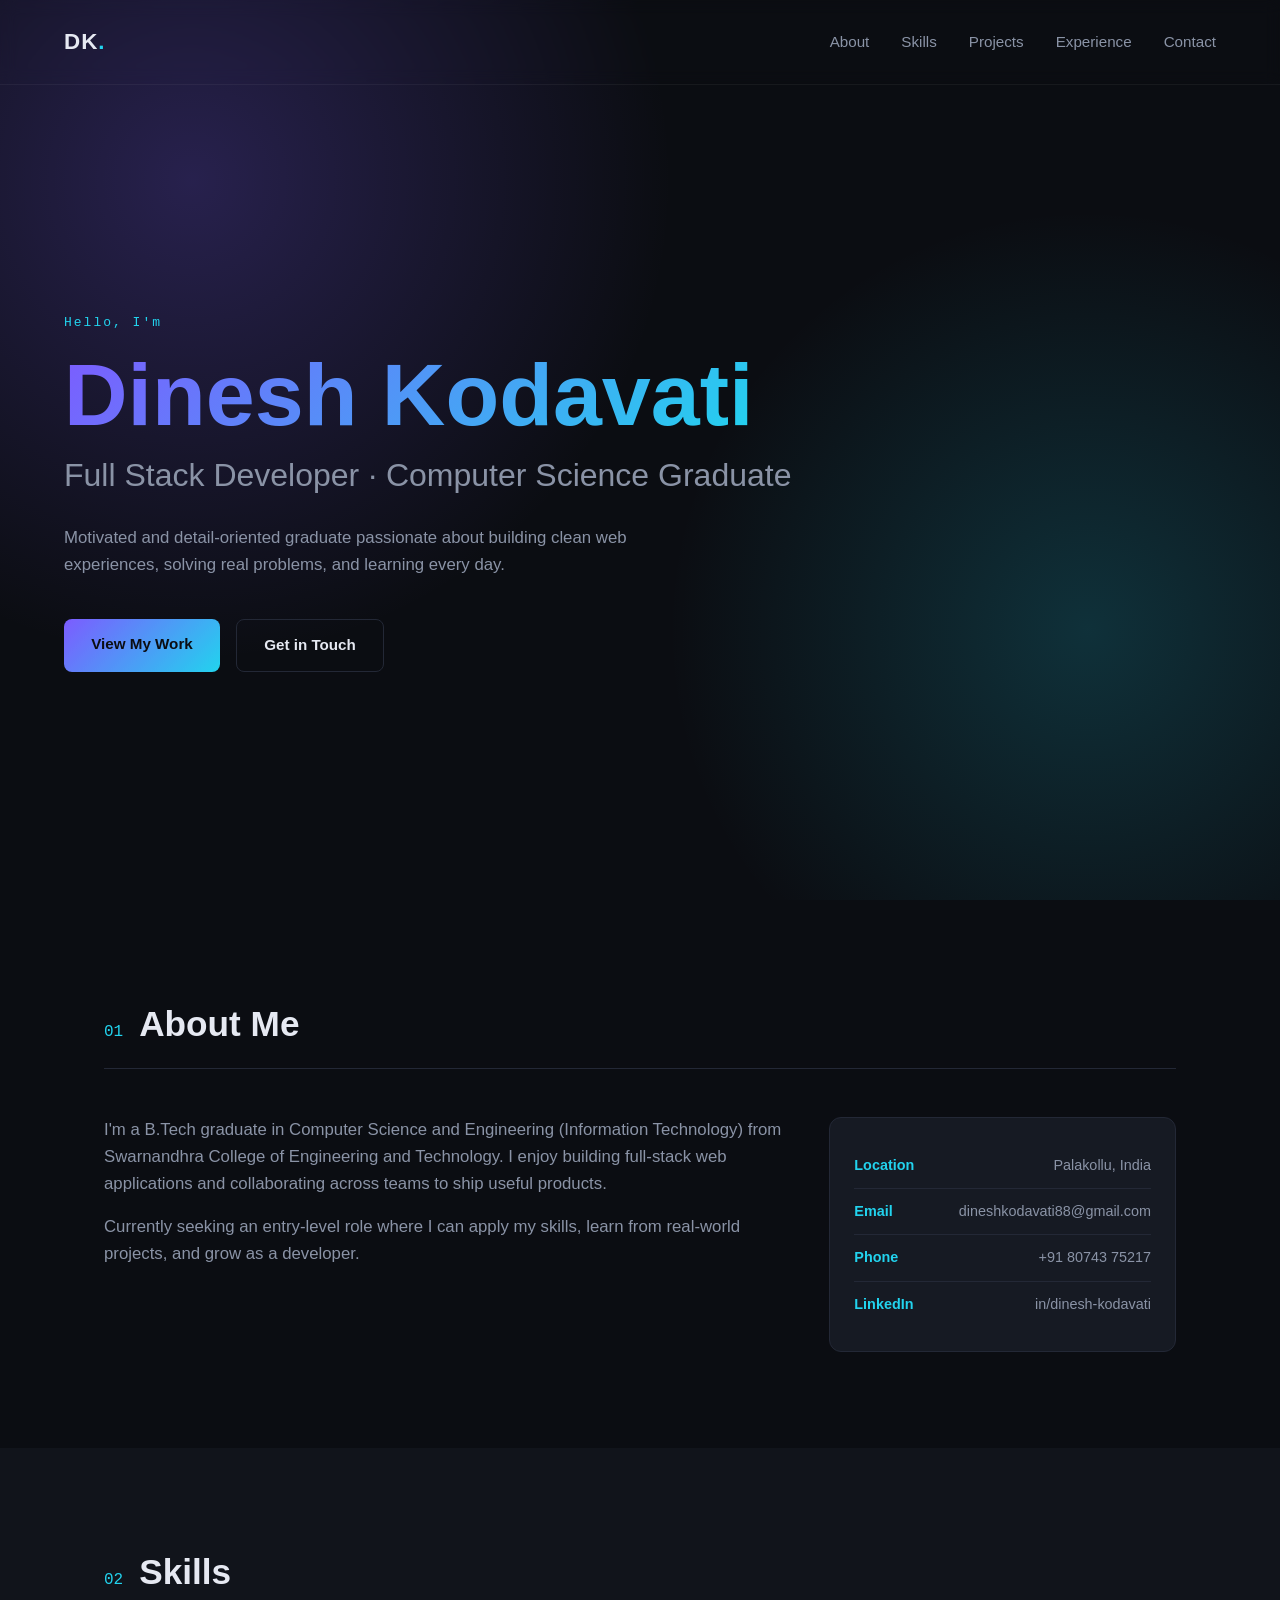
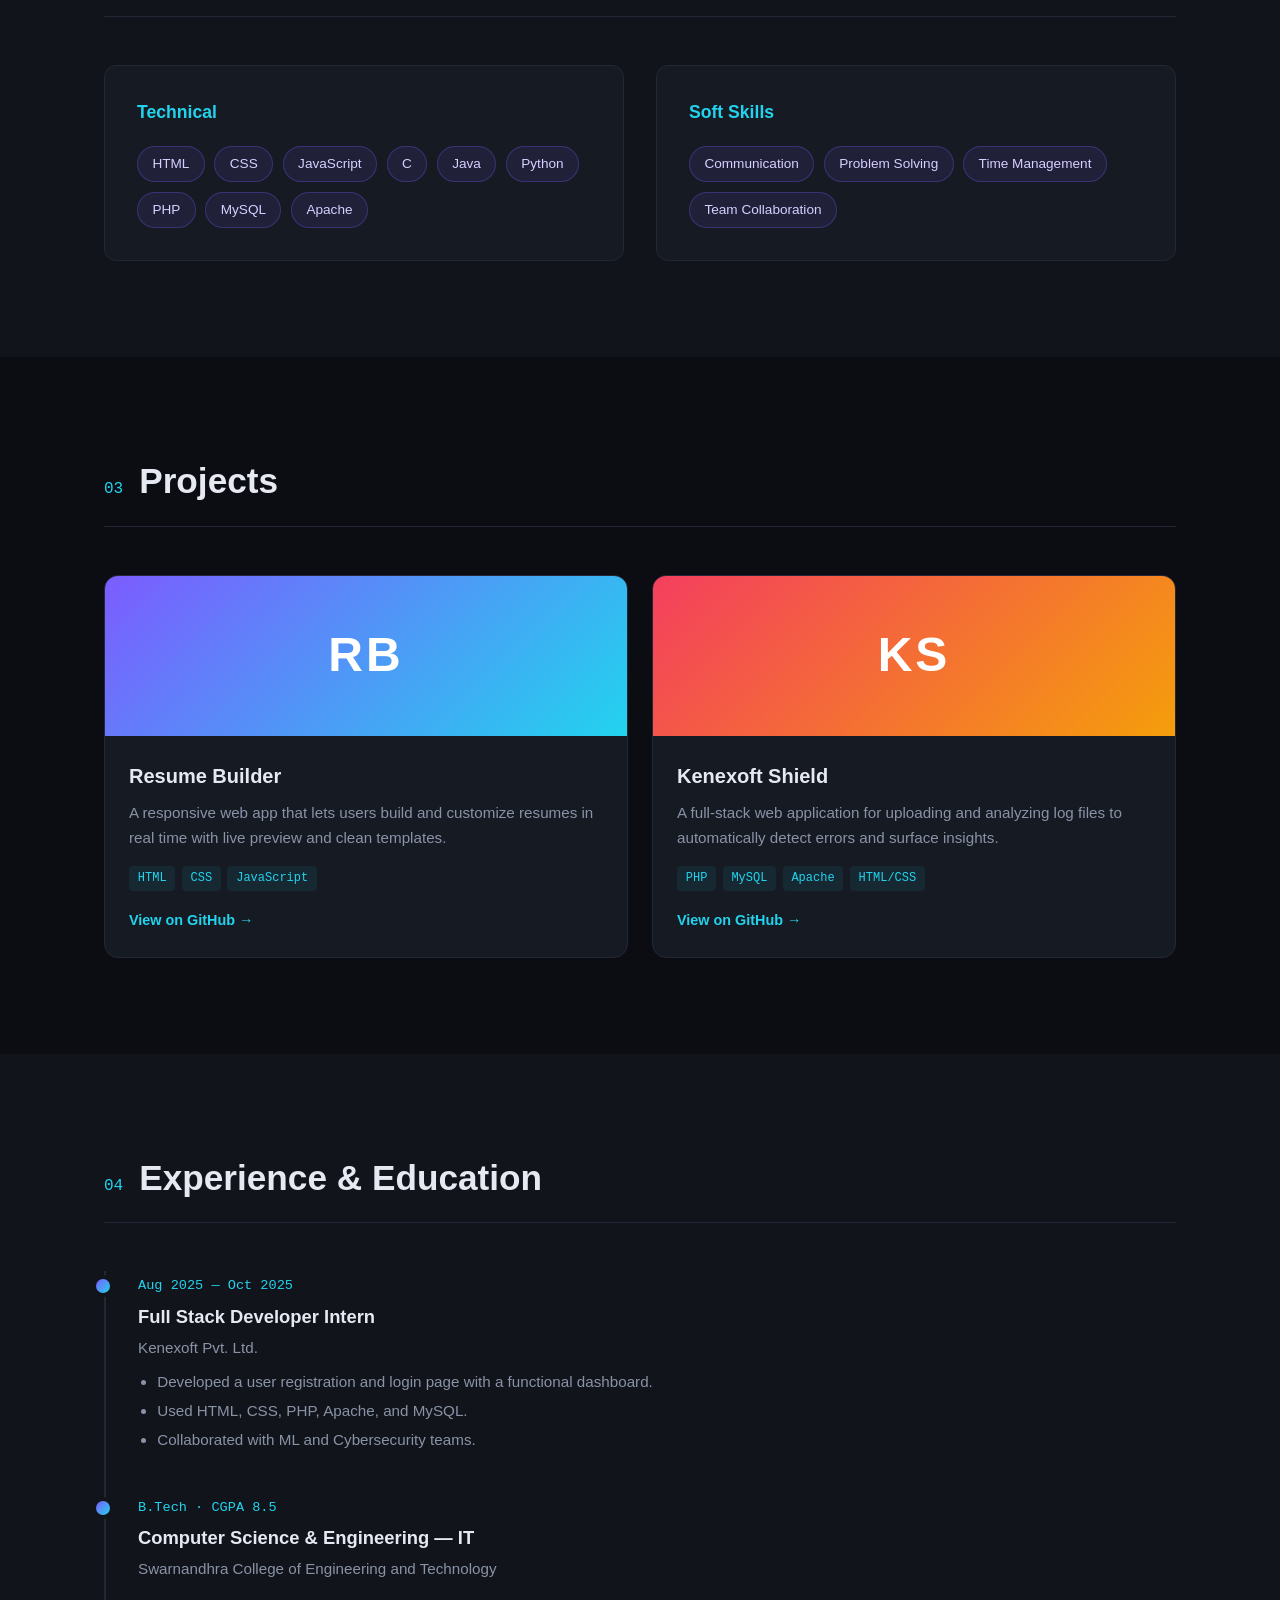
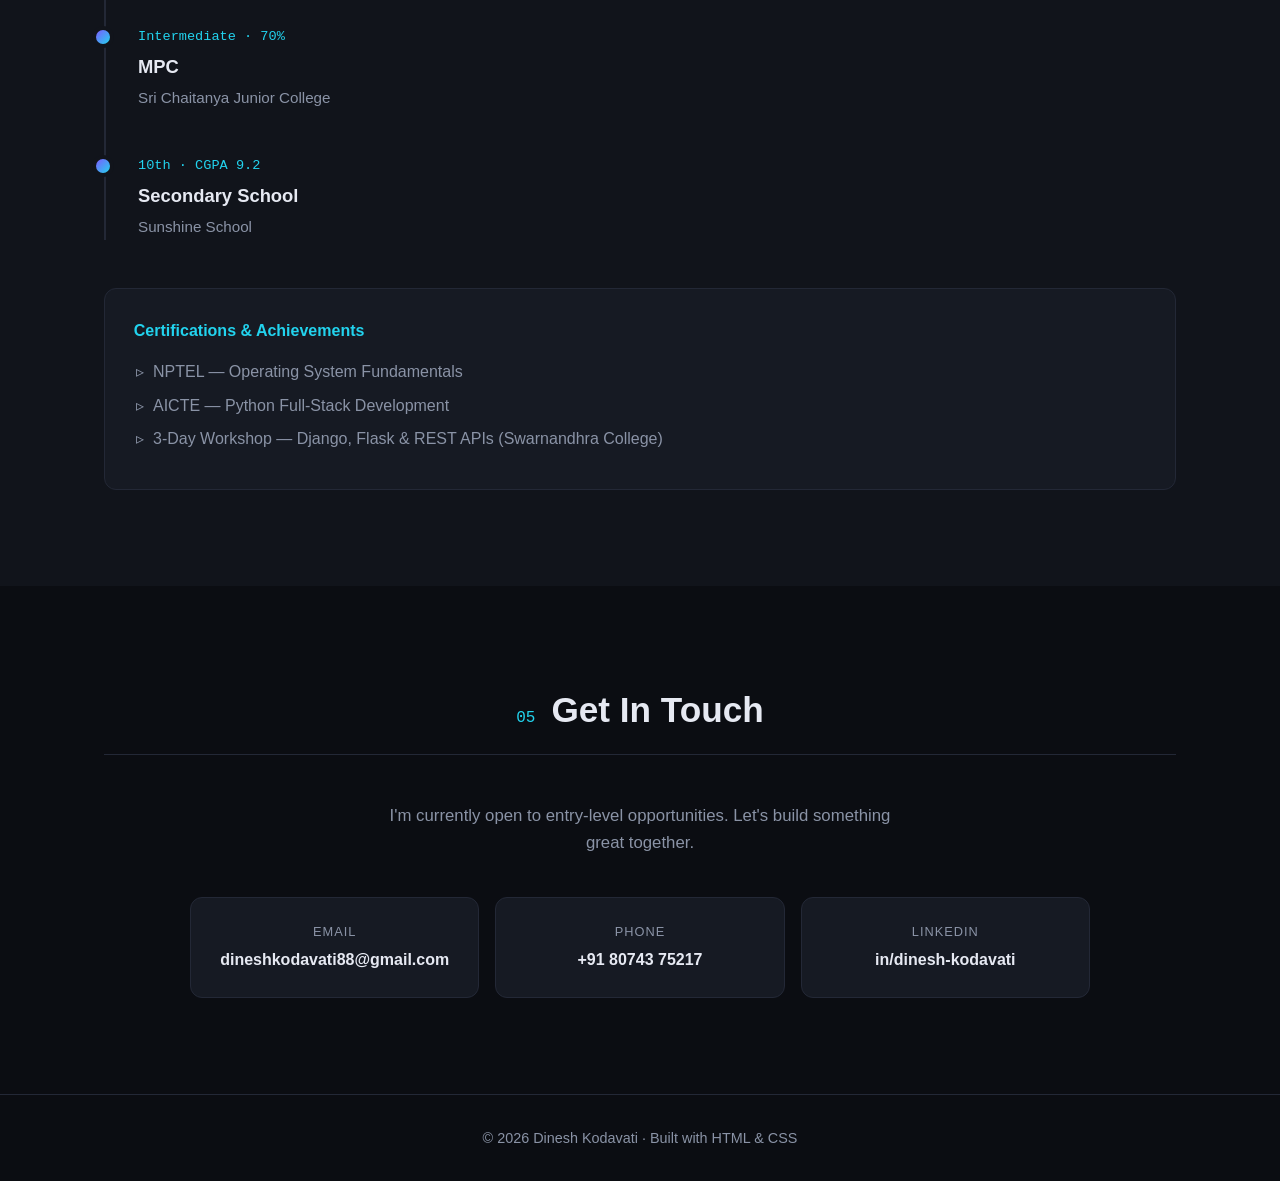
<file: index.html>
<!DOCTYPE html>
<html lang="en">
<head>
  <meta charset="UTF-8" />
  <meta name="viewport" content="width=device-width, initial-scale=1.0" />
  <title>Dinesh Kodavati — Portfolio</title>
  <link rel="stylesheet" href="index.css" />
</head>
<body>
  <header class="hero">
    <nav class="nav">
      <a href="#home" class="logo">DK<span>.</span></a>
      <ul>
        <li><a href="#about">About</a></li>
        <li><a href="#skills">Skills</a></li>
        <li><a href="#projects">Projects</a></li>
        <li><a href="#experience">Experience</a></li>
        <li><a href="#contact">Contact</a></li>
      </ul>
    </nav>

    <div class="hero-inner" id="home">
      <p class="eyebrow">Hello, I'm</p>
      <h1>Dinesh Kodavati</h1>
      <h2>Full Stack Developer · Computer Science Graduate</h2>
      <p class="tagline">
        Motivated and detail-oriented graduate passionate about building
        clean web experiences, solving real problems, and learning every day.
      </p>
      <div class="hero-cta">
        <a href="#projects" class="btn btn-primary">View My Work</a>
        <a href="#contact" class="btn btn-ghost">Get in Touch</a>
      </div>
    </div>

    <div class="hero-bg"></div>
  </header>

  <main>
    <!-- ABOUT -->
    <section id="about" class="section">
      <div class="section-head">
        <span class="section-num">01</span>
        <h3>About Me</h3>
      </div>
      <div class="about-grid">
        <div class="about-card">
          <p>
            I'm a B.Tech graduate in Computer Science and Engineering
            (Information Technology) from Swarnandhra College of Engineering
            and Technology. I enjoy building full-stack web applications and
            collaborating across teams to ship useful products.
          </p>
          <p>
            Currently seeking an entry-level role where I can apply my
            skills, learn from real-world projects, and grow as a developer.
          </p>
        </div>
        <div class="info-card">
          <ul>
            <li><strong>Location</strong><span>Palakollu, India</span></li>
            <li><strong>Email</strong><span>dineshkodavati88@gmail.com</span></li>
            <li><strong>Phone</strong><span>+91 80743 75217</span></li>
            <li><strong>LinkedIn</strong><span>in/dinesh-kodavati</span></li>
          </ul>
        </div>
      </div>
    </section>

    <!-- SKILLS -->
    <section id="skills" class="section alt">
      <div class="section-head">
        <span class="section-num">02</span>
        <h3>Skills</h3>
      </div>
      <div class="skills-grid">
        <div class="skill-block">
          <h4>Technical</h4>
          <div class="chips">
            <span>HTML</span><span>CSS</span><span>JavaScript</span>
            <span>C</span><span>Java</span><span>Python</span>
            <span>PHP</span><span>MySQL</span><span>Apache</span>
          </div>
        </div>
        <div class="skill-block">
          <h4>Soft Skills</h4>
          <div class="chips">
            <span>Communication</span>
            <span>Problem Solving</span>
            <span>Time Management</span>
            <span>Team Collaboration</span>
          </div>
        </div>
      </div>
    </section>

    <!-- PROJECTS -->
    <section id="projects" class="section">
      <div class="section-head">
        <span class="section-num">03</span>
        <h3>Projects</h3>
      </div>
      <div class="projects-grid">
        <article class="project-card">
          <div class="project-cover cover-1">RB</div>
          <div class="project-body">
            <h4>Resume Builder</h4>
            <p>
              A responsive web app that lets users build and customize
              resumes in real time with live preview and clean templates.
            </p>
            <div class="tags">
              <span>HTML</span><span>CSS</span><span>JavaScript</span>
            </div>
            <a class="project-link" href="https://github.com/dinesh7781-msd/career-builder" target="_blank" rel="noopener">View on GitHub →</a>
          </div>
        </article>

        <article class="project-card">
          <div class="project-cover cover-2">KS</div>
          <div class="project-body">
            <h4>Kenexoft Shield</h4>
            <p>
              A full-stack web application for uploading and analyzing log
              files to automatically detect errors and surface insights.
            </p>
            <div class="tags">
              <span>PHP</span><span>MySQL</span><span>Apache</span><span>HTML/CSS</span>
            </div>
            <a class="project-link" href="https://github.com/dinesh7781-msd/kenexoft_shield" target="_blank" rel="noopener">View on GitHub →</a>
          </div>
        </article>
      </div>
    </section>

    <!-- EXPERIENCE -->
    <section id="experience" class="section alt">
      <div class="section-head">
        <span class="section-num">04</span>
        <h3>Experience &amp; Education</h3>
      </div>
      <div class="timeline">
        <div class="t-item">
          <div class="t-dot"></div>
          <div class="t-content">
            <span class="t-date">Aug 2025 — Oct 2025</span>
            <h4>Full Stack Developer Intern</h4>
            <p class="t-place">Kenexoft Pvt. Ltd.</p>
            <ul>
              <li>Developed a user registration and login page with a functional dashboard.</li>
              <li>Used HTML, CSS, PHP, Apache, and MySQL.</li>
              <li>Collaborated with ML and Cybersecurity teams.</li>
            </ul>
          </div>
        </div>

        <div class="t-item">
          <div class="t-dot"></div>
          <div class="t-content">
            <span class="t-date">B.Tech · CGPA 8.5</span>
            <h4>Computer Science &amp; Engineering — IT</h4>
            <p class="t-place">Swarnandhra College of Engineering and Technology</p>
          </div>
        </div>

        <div class="t-item">
          <div class="t-dot"></div>
          <div class="t-content">
            <span class="t-date">Intermediate · 70%</span>
            <h4>MPC</h4>
            <p class="t-place">Sri Chaitanya Junior College</p>
          </div>
        </div>

        <div class="t-item">
          <div class="t-dot"></div>
          <div class="t-content">
            <span class="t-date">10th · CGPA 9.2</span>
            <h4>Secondary School</h4>
            <p class="t-place">Sunshine School</p>
          </div>
        </div>
      </div>

      <div class="certs">
        <h4>Certifications &amp; Achievements</h4>
        <ul>
          <li>NPTEL — Operating System Fundamentals</li>
          <li>AICTE — Python Full-Stack Development</li>
          <li>3-Day Workshop — Django, Flask &amp; REST APIs (Swarnandhra College)</li>
        </ul>
      </div>
    </section>

    <!-- CONTACT -->
    <section id="contact" class="section contact">
      <div class="section-head">
        <span class="section-num">05</span>
        <h3>Get In Touch</h3>
      </div>
      <p class="contact-lead">
        I'm currently open to entry-level opportunities. Let's build
        something great together.
      </p>
      <div class="contact-cards">
        <a class="c-card" href="mailto:dineshkodavati88@gmail.com">
          <span>Email</span><strong>dineshkodavati88@gmail.com</strong>
        </a>
        <a class="c-card" href="tel:+918074375217">
          <span>Phone</span><strong>+91 80743 75217</strong>
        </a>
        <a class="c-card" href="https://linkedin.com/in/dinesh-kodavati" target="_blank" rel="noopener">
          <span>LinkedIn</span><strong>in/dinesh-kodavati</strong>
        </a>
      </div>
    </section>
  </main>

  <footer>
    <p>© 2026 Dinesh Kodavati · Built with HTML &amp; CSS</p>
  </footer>
</body>
</html>
</file>
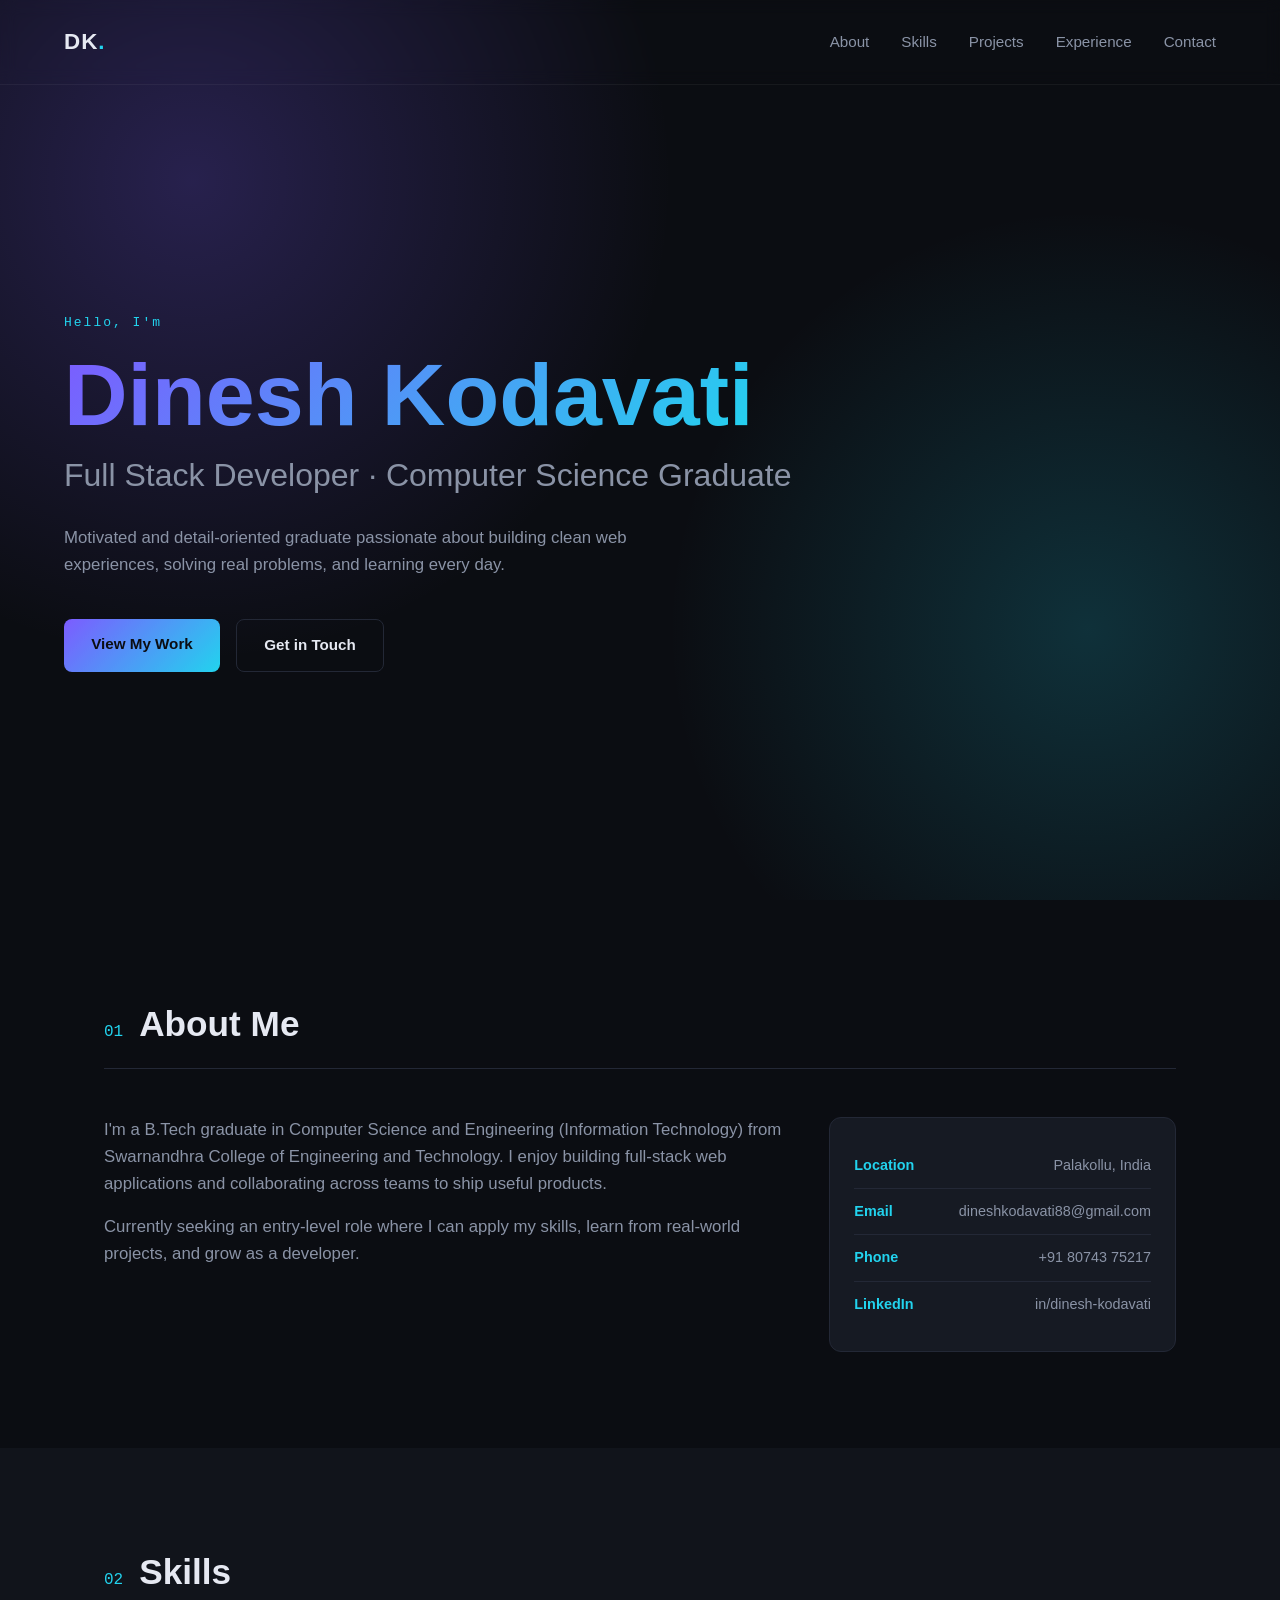
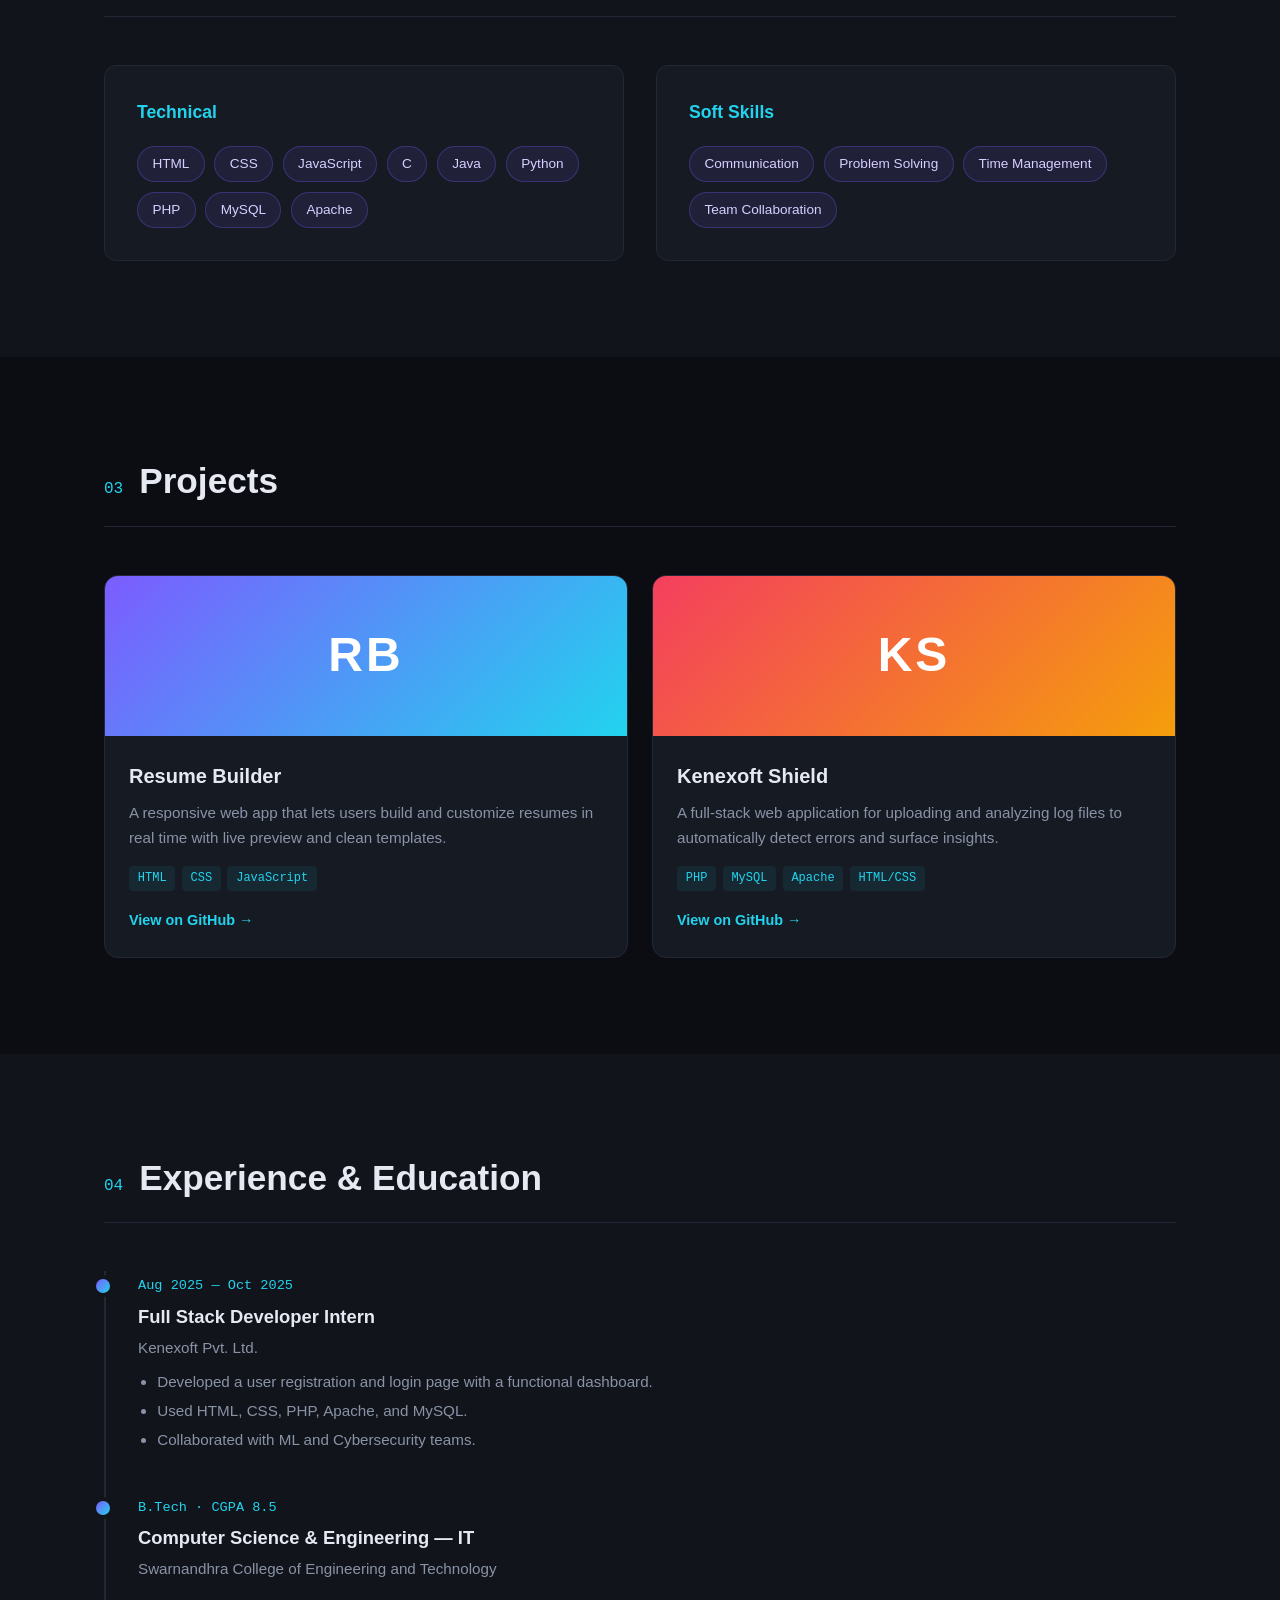
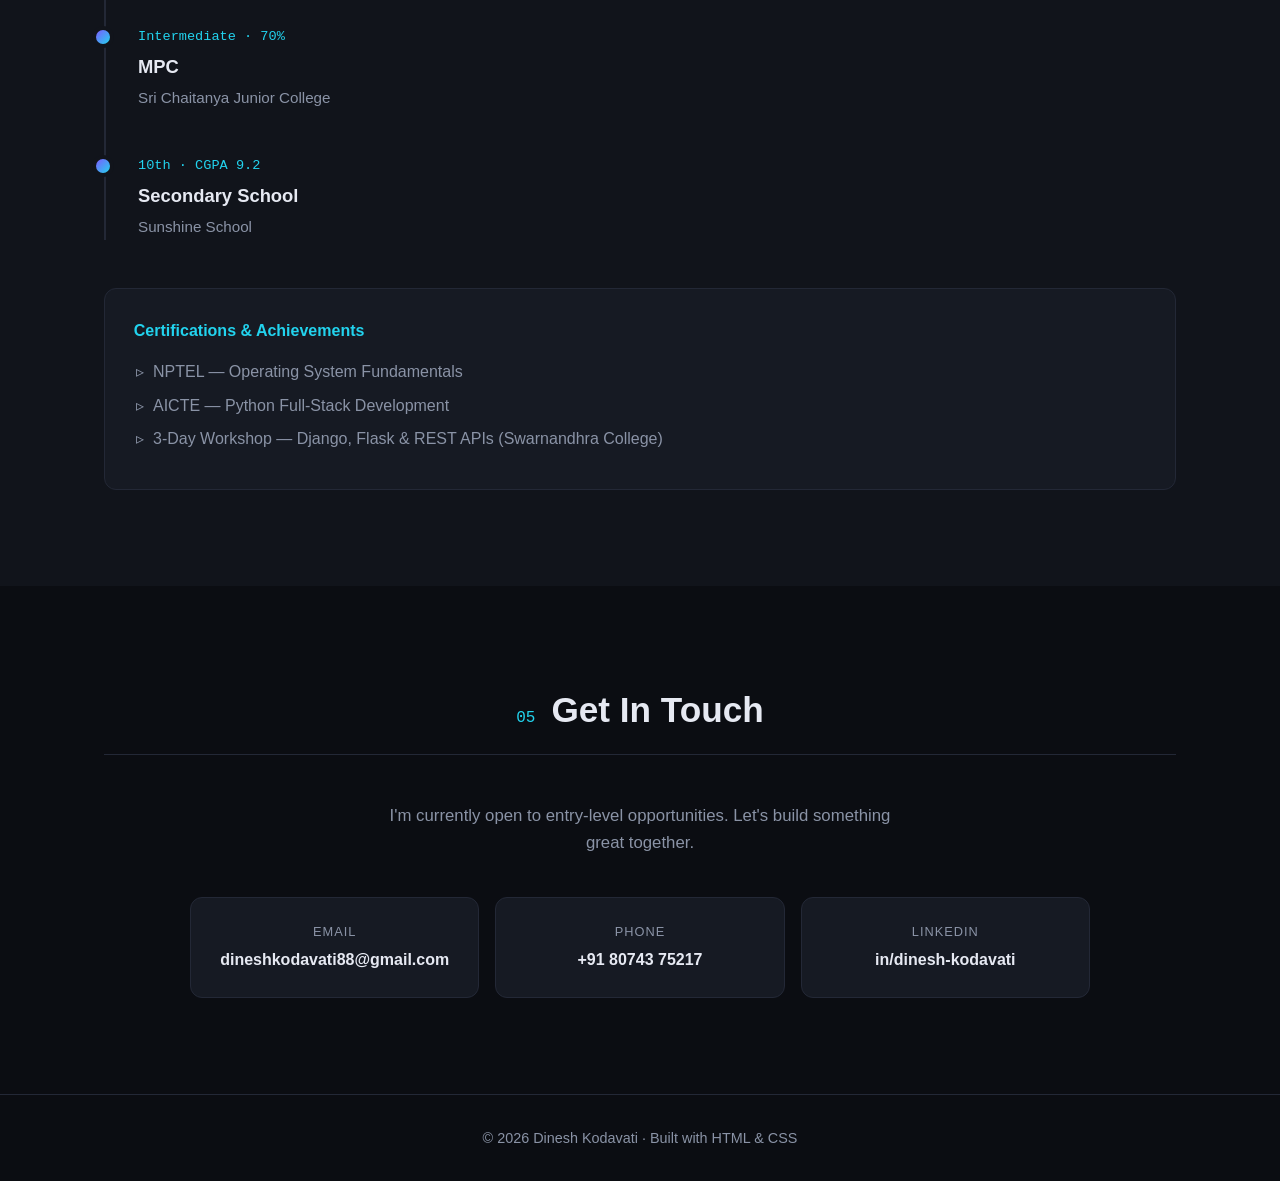
<file: portfolio.html>
<!DOCTYPE html>
<html lang="en">
<head>
  <meta charset="UTF-8" />
  <meta name="viewport" content="width=device-width, initial-scale=1.0" />
  <title>Dinesh Kodavati — Portfolio</title>
  <link rel="stylesheet" href="portfolio.css" />
</head>
<body>
  <header class="hero">
    <nav class="nav">
      <a href="#home" class="logo">DK<span>.</span></a>
      <ul>
        <li><a href="#about">About</a></li>
        <li><a href="#skills">Skills</a></li>
        <li><a href="#projects">Projects</a></li>
        <li><a href="#experience">Experience</a></li>
        <li><a href="#contact">Contact</a></li>
      </ul>
    </nav>

    <div class="hero-inner" id="home">
      <p class="eyebrow">Hello, I'm</p>
      <h1>Dinesh Kodavati</h1>
      <h2>Full Stack Developer · Computer Science Graduate</h2>
      <p class="tagline">
        Motivated and detail-oriented graduate passionate about building
        clean web experiences, solving real problems, and learning every day.
      </p>
      <div class="hero-cta">
        <a href="#projects" class="btn btn-primary">View My Work</a>
        <a href="#contact" class="btn btn-ghost">Get in Touch</a>
      </div>
    </div>

    <div class="hero-bg"></div>
  </header>

  <main>
    <!-- ABOUT -->
    <section id="about" class="section">
      <div class="section-head">
        <span class="section-num">01</span>
        <h3>About Me</h3>
      </div>
      <div class="about-grid">
        <div class="about-card">
          <p>
            I'm a B.Tech graduate in Computer Science and Engineering
            (Information Technology) from Swarnandhra College of Engineering
            and Technology. I enjoy building full-stack web applications and
            collaborating across teams to ship useful products.
          </p>
          <p>
            Currently seeking an entry-level role where I can apply my
            skills, learn from real-world projects, and grow as a developer.
          </p>
        </div>
        <div class="info-card">
          <ul>
            <li><strong>Location</strong><span>Palakollu, India</span></li>
            <li><strong>Email</strong><span>dineshkodavati88@gmail.com</span></li>
            <li><strong>Phone</strong><span>+91 80743 75217</span></li>
            <li><strong>LinkedIn</strong><span>in/dinesh-kodavati</span></li>
          </ul>
        </div>
      </div>
    </section>

    <!-- SKILLS -->
    <section id="skills" class="section alt">
      <div class="section-head">
        <span class="section-num">02</span>
        <h3>Skills</h3>
      </div>
      <div class="skills-grid">
        <div class="skill-block">
          <h4>Technical</h4>
          <div class="chips">
            <span>HTML</span><span>CSS</span><span>JavaScript</span>
            <span>C</span><span>Java</span><span>Python</span>
            <span>PHP</span><span>MySQL</span><span>Apache</span>
          </div>
        </div>
        <div class="skill-block">
          <h4>Soft Skills</h4>
          <div class="chips">
            <span>Communication</span>
            <span>Problem Solving</span>
            <span>Time Management</span>
            <span>Team Collaboration</span>
          </div>
        </div>
      </div>
    </section>

    <!-- PROJECTS -->
    <section id="projects" class="section">
      <div class="section-head">
        <span class="section-num">03</span>
        <h3>Projects</h3>
      </div>
      <div class="projects-grid">
        <article class="project-card">
          <div class="project-cover cover-1">RB</div>
          <div class="project-body">
            <h4>Resume Builder</h4>
            <p>
              A responsive web app that lets users build and customize
              resumes in real time with live preview and clean templates.
            </p>
            <div class="tags">
              <span>HTML</span><span>CSS</span><span>JavaScript</span>
            </div>
            <a class="project-link" href="https://github.com/dinesh7781-msd/career-builder" target="_blank" rel="noopener">View on GitHub →</a>
          </div>
        </article>

        <article class="project-card">
          <div class="project-cover cover-2">KS</div>
          <div class="project-body">
            <h4>Kenexoft Shield</h4>
            <p>
              A full-stack web application for uploading and analyzing log
              files to automatically detect errors and surface insights.
            </p>
            <div class="tags">
              <span>PHP</span><span>MySQL</span><span>Apache</span><span>HTML/CSS</span>
            </div>
            <a class="project-link" href="https://github.com/dinesh7781-msd/kenexoft_shield" target="_blank" rel="noopener">View on GitHub →</a>
          </div>
        </article>
      </div>
    </section>

    <!-- EXPERIENCE -->
    <section id="experience" class="section alt">
      <div class="section-head">
        <span class="section-num">04</span>
        <h3>Experience &amp; Education</h3>
      </div>
      <div class="timeline">
        <div class="t-item">
          <div class="t-dot"></div>
          <div class="t-content">
            <span class="t-date">Aug 2025 — Oct 2025</span>
            <h4>Full Stack Developer Intern</h4>
            <p class="t-place">Kenexoft Pvt. Ltd.</p>
            <ul>
              <li>Developed a user registration and login page with a functional dashboard.</li>
              <li>Used HTML, CSS, PHP, Apache, and MySQL.</li>
              <li>Collaborated with ML and Cybersecurity teams.</li>
            </ul>
          </div>
        </div>

        <div class="t-item">
          <div class="t-dot"></div>
          <div class="t-content">
            <span class="t-date">B.Tech · CGPA 8.5</span>
            <h4>Computer Science &amp; Engineering — IT</h4>
            <p class="t-place">Swarnandhra College of Engineering and Technology</p>
          </div>
        </div>

        <div class="t-item">
          <div class="t-dot"></div>
          <div class="t-content">
            <span class="t-date">Intermediate · 70%</span>
            <h4>MPC</h4>
            <p class="t-place">Sri Chaitanya Junior College</p>
          </div>
        </div>

        <div class="t-item">
          <div class="t-dot"></div>
          <div class="t-content">
            <span class="t-date">10th · CGPA 9.2</span>
            <h4>Secondary School</h4>
            <p class="t-place">Sunshine School</p>
          </div>
        </div>
      </div>

      <div class="certs">
        <h4>Certifications &amp; Achievements</h4>
        <ul>
          <li>NPTEL — Operating System Fundamentals</li>
          <li>AICTE — Python Full-Stack Development</li>
          <li>3-Day Workshop — Django, Flask &amp; REST APIs (Swarnandhra College)</li>
        </ul>
      </div>
    </section>

    <!-- CONTACT -->
    <section id="contact" class="section contact">
      <div class="section-head">
        <span class="section-num">05</span>
        <h3>Get In Touch</h3>
      </div>
      <p class="contact-lead">
        I'm currently open to entry-level opportunities. Let's build
        something great together.
      </p>
      <div class="contact-cards">
        <a class="c-card" href="mailto:dineshkodavati88@gmail.com">
          <span>Email</span><strong>dineshkodavati88@gmail.com</strong>
        </a>
        <a class="c-card" href="tel:+918074375217">
          <span>Phone</span><strong>+91 80743 75217</strong>
        </a>
        <a class="c-card" href="https://linkedin.com/in/dinesh-kodavati" target="_blank" rel="noopener">
          <span>LinkedIn</span><strong>in/dinesh-kodavati</strong>
        </a>
      </div>
    </section>
  </main>

  <footer>
    <p>© 2026 Dinesh Kodavati · Built with HTML &amp; CSS</p>
  </footer>
</body>
</html>
</file>
<file: index.css>
/* ---------- Base ---------- */
* { margin: 0; padding: 0; box-sizing: border-box; }

:root {
  --bg: #0b0d12;
  --bg-alt: #11141b;
  --surface: #161a23;
  --border: #232836;
  --text: #e6e9f2;
  --muted: #8a93a6;
  --accent: #7c5cff;
  --accent-2: #22d3ee;
  --gradient: linear-gradient(135deg, #7c5cff 0%, #22d3ee 100%);
}

html { scroll-behavior: smooth; }

body {
  font-family: -apple-system, BlinkMacSystemFont, "Segoe UI", Roboto, sans-serif;
  background: var(--bg);
  color: var(--text);
  line-height: 1.6;
  overflow-x: hidden;
}

a { color: inherit; text-decoration: none; }
ul { list-style: none; }

/* ---------- Hero ---------- */
.hero {
  position: relative;
  min-height: 100vh;
  display: flex;
  flex-direction: column;
  overflow: hidden;
}

.hero-bg {
  position: absolute;
  inset: 0;
  background:
    radial-gradient(800px circle at 15% 20%, rgba(124,92,255,0.25), transparent 60%),
    radial-gradient(700px circle at 85% 70%, rgba(34,211,238,0.18), transparent 60%);
  z-index: 0;
}

.nav {
  position: relative;
  z-index: 2;
  display: flex;
  justify-content: space-between;
  align-items: center;
  padding: 1.5rem 4rem;
  border-bottom: 1px solid rgba(255,255,255,0.05);
  backdrop-filter: blur(8px);
}

.logo {
  font-size: 1.4rem;
  font-weight: 800;
  letter-spacing: 1px;
}
.logo span { color: var(--accent-2); }

.nav ul {
  display: flex;
  gap: 2rem;
}
.nav ul a {
  color: var(--muted);
  font-size: 0.95rem;
  font-weight: 500;
  transition: color .2s;
}
.nav ul a:hover { color: var(--text); }

.hero-inner {
  position: relative;
  z-index: 1;
  flex: 1;
  display: flex;
  flex-direction: column;
  justify-content: center;
  align-items: flex-start;
  padding: 0 4rem;
  max-width: 1100px;
}

.eyebrow {
  color: var(--accent-2);
  font-family: monospace;
  margin-bottom: 1rem;
  letter-spacing: 2px;
}

.hero h1 {
  font-size: clamp(2.5rem, 7vw, 5.5rem);
  font-weight: 800;
  line-height: 1.05;
  background: var(--gradient);
  -webkit-background-clip: text;
  background-clip: text;
  color: transparent;
  margin-bottom: .5rem;
}

.hero h2 {
  font-size: clamp(1.2rem, 3vw, 2rem);
  font-weight: 500;
  color: var(--muted);
  margin-bottom: 1.5rem;
}

.tagline {
  max-width: 620px;
  color: var(--muted);
  font-size: 1.05rem;
  margin-bottom: 2.5rem;
}

.hero-cta { display: flex; gap: 1rem; flex-wrap: wrap; }

.btn {
  padding: .85rem 1.7rem;
  border-radius: 8px;
  font-weight: 600;
  font-size: .95rem;
  transition: transform .2s, box-shadow .2s, background .2s;
  display: inline-block;
}
.btn-primary {
  background: var(--gradient);
  color: #0b0d12;
}
.btn-primary:hover {
  transform: translateY(-2px);
  box-shadow: 0 12px 30px -10px rgba(124,92,255,0.6);
}
.btn-ghost {
  border: 1px solid var(--border);
  color: var(--text);
}
.btn-ghost:hover { border-color: var(--accent-2); color: var(--accent-2); }

/* ---------- Sections ---------- */
.section {
  padding: 6rem 4rem;
  max-width: 1200px;
  margin: 0 auto;
}
.section.alt {
  background: var(--bg-alt);
  max-width: none;
  padding-left: max(4rem, calc((100vw - 1200px) / 2 + 4rem));
  padding-right: max(4rem, calc((100vw - 1200px) / 2 + 4rem));
}

.section-head {
  display: flex;
  align-items: baseline;
  gap: 1rem;
  margin-bottom: 3rem;
  border-bottom: 1px solid var(--border);
  padding-bottom: 1rem;
}
.section-num {
  font-family: monospace;
  color: var(--accent-2);
  font-size: 1rem;
}
.section h3 {
  font-size: clamp(1.6rem, 3vw, 2.2rem);
  font-weight: 700;
}

/* ---------- About ---------- */
.about-grid {
  display: grid;
  grid-template-columns: 2fr 1fr;
  gap: 2rem;
}
.about-card p {
  color: var(--muted);
  margin-bottom: 1rem;
  font-size: 1.05rem;
}
.info-card {
  background: var(--surface);
  border: 1px solid var(--border);
  border-radius: 12px;
  padding: 1.5rem;
}
.info-card ul li {
  display: flex;
  justify-content: space-between;
  padding: .7rem 0;
  border-bottom: 1px solid var(--border);
  font-size: .9rem;
}
.info-card ul li:last-child { border-bottom: none; }
.info-card strong { color: var(--accent-2); }
.info-card span { color: var(--muted); text-align: right; }

/* ---------- Skills ---------- */
.skills-grid {
  display: grid;
  grid-template-columns: 1fr 1fr;
  gap: 2rem;
}
.skill-block {
  background: var(--surface);
  border: 1px solid var(--border);
  border-radius: 12px;
  padding: 2rem;
}
.skill-block h4 {
  font-size: 1.1rem;
  margin-bottom: 1.2rem;
  color: var(--accent-2);
}
.chips { display: flex; flex-wrap: wrap; gap: .6rem; }
.chips span {
  background: rgba(124,92,255,0.1);
  border: 1px solid rgba(124,92,255,0.3);
  color: #d6cfff;
  padding: .4rem .9rem;
  border-radius: 999px;
  font-size: .85rem;
  font-weight: 500;
}

/* ---------- Projects ---------- */
.projects-grid {
  display: grid;
  grid-template-columns: repeat(auto-fit, minmax(320px, 1fr));
  gap: 1.5rem;
}
.project-card {
  background: var(--surface);
  border: 1px solid var(--border);
  border-radius: 14px;
  overflow: hidden;
  transition: transform .25s, border-color .25s;
}
.project-card:hover {
  transform: translateY(-6px);
  border-color: var(--accent);
}
.project-cover {
  height: 160px;
  display: flex;
  align-items: center;
  justify-content: center;
  font-size: 3rem;
  font-weight: 800;
  color: #fff;
  letter-spacing: 3px;
}
.cover-1 { background: linear-gradient(135deg, #7c5cff, #22d3ee); }
.cover-2 { background: linear-gradient(135deg, #f43f5e, #f59e0b); }

.project-body { padding: 1.5rem; }
.project-body h4 { font-size: 1.25rem; margin-bottom: .6rem; }
.project-body p { color: var(--muted); font-size: .95rem; margin-bottom: 1rem; }

.tags { display: flex; gap: .4rem; flex-wrap: wrap; margin-bottom: 1rem; }
.tags span {
  font-family: monospace;
  font-size: .75rem;
  color: var(--accent-2);
  background: rgba(34,211,238,0.08);
  padding: .2rem .55rem;
  border-radius: 4px;
}
.project-link {
  color: var(--accent-2);
  font-weight: 600;
  font-size: .9rem;
}
.project-link:hover { color: var(--accent); }

/* ---------- Timeline ---------- */
.timeline {
  position: relative;
  padding-left: 2rem;
  border-left: 2px solid var(--border);
  margin-bottom: 3rem;
}
.t-item { position: relative; margin-bottom: 2.5rem; }
.t-dot {
  position: absolute;
  left: -2.6rem;
  top: .5rem;
  width: 14px; height: 14px;
  border-radius: 50%;
  background: var(--gradient);
  box-shadow: 0 0 0 4px var(--bg-alt);
}
.t-date {
  font-family: monospace;
  color: var(--accent-2);
  font-size: .85rem;
}
.t-content h4 { font-size: 1.15rem; margin: .3rem 0; }
.t-place { color: var(--muted); font-size: .95rem; margin-bottom: .6rem; }
.t-content ul { list-style: disc; padding-left: 1.2rem; color: var(--muted); }
.t-content ul li { margin-bottom: .3rem; font-size: .95rem; }

.certs {
  background: var(--surface);
  border: 1px solid var(--border);
  border-radius: 12px;
  padding: 1.8rem;
}
.certs h4 { margin-bottom: 1rem; color: var(--accent-2); }
.certs ul { list-style: "▹  "; padding-left: 1.2rem; color: var(--muted); }
.certs ul li { margin-bottom: .5rem; }

/* ---------- Contact ---------- */
.contact { text-align: center; }
.contact .section-head { justify-content: center; }
.contact-lead {
  max-width: 520px;
  margin: 0 auto 2.5rem;
  color: var(--muted);
  font-size: 1.05rem;
}
.contact-cards {
  display: grid;
  grid-template-columns: repeat(auto-fit, minmax(240px, 1fr));
  gap: 1rem;
  max-width: 900px;
  margin: 0 auto;
}
.c-card {
  background: var(--surface);
  border: 1px solid var(--border);
  border-radius: 12px;
  padding: 1.5rem;
  display: flex;
  flex-direction: column;
  gap: .3rem;
  transition: transform .2s, border-color .2s;
}
.c-card:hover {
  transform: translateY(-4px);
  border-color: var(--accent);
}
.c-card span { color: var(--muted); font-size: .8rem; text-transform: uppercase; letter-spacing: 1px; }
.c-card strong { color: var(--text); font-size: 1rem; word-break: break-word; }

/* ---------- Footer ---------- */
footer {
  text-align: center;
  padding: 2rem;
  color: var(--muted);
  font-size: .9rem;
  border-top: 1px solid var(--border);
}

/* ---------- Responsive ---------- */
@media (max-width: 800px) {
  .nav { padding: 1rem 1.5rem; }
  .nav ul { gap: 1rem; font-size: .85rem; }
  .hero-inner { padding: 0 1.5rem; }
  .section { padding: 4rem 1.5rem; }
  .section.alt { padding-left: 1.5rem; padding-right: 1.5rem; }
  .about-grid, .skills-grid { grid-template-columns: 1fr; }
}
</file>
<file: portfolio.css>
/* ---------- Base ---------- */
* { margin: 0; padding: 0; box-sizing: border-box; }

:root {
  --bg: #0b0d12;
  --bg-alt: #11141b;
  --surface: #161a23;
  --border: #232836;
  --text: #e6e9f2;
  --muted: #8a93a6;
  --accent: #7c5cff;
  --accent-2: #22d3ee;
  --gradient: linear-gradient(135deg, #7c5cff 0%, #22d3ee 100%);
}

html { scroll-behavior: smooth; }

body {
  font-family: -apple-system, BlinkMacSystemFont, "Segoe UI", Roboto, sans-serif;
  background: var(--bg);
  color: var(--text);
  line-height: 1.6;
  overflow-x: hidden;
}

a { color: inherit; text-decoration: none; }
ul { list-style: none; }

/* ---------- Hero ---------- */
.hero {
  position: relative;
  min-height: 100vh;
  display: flex;
  flex-direction: column;
  overflow: hidden;
}

.hero-bg {
  position: absolute;
  inset: 0;
  background:
    radial-gradient(800px circle at 15% 20%, rgba(124,92,255,0.25), transparent 60%),
    radial-gradient(700px circle at 85% 70%, rgba(34,211,238,0.18), transparent 60%);
  z-index: 0;
}

.nav {
  position: relative;
  z-index: 2;
  display: flex;
  justify-content: space-between;
  align-items: center;
  padding: 1.5rem 4rem;
  border-bottom: 1px solid rgba(255,255,255,0.05);
  backdrop-filter: blur(8px);
}

.logo {
  font-size: 1.4rem;
  font-weight: 800;
  letter-spacing: 1px;
}
.logo span { color: var(--accent-2); }

.nav ul {
  display: flex;
  gap: 2rem;
}
.nav ul a {
  color: var(--muted);
  font-size: 0.95rem;
  font-weight: 500;
  transition: color .2s;
}
.nav ul a:hover { color: var(--text); }

.hero-inner {
  position: relative;
  z-index: 1;
  flex: 1;
  display: flex;
  flex-direction: column;
  justify-content: center;
  align-items: flex-start;
  padding: 0 4rem;
  max-width: 1100px;
}

.eyebrow {
  color: var(--accent-2);
  font-family: monospace;
  margin-bottom: 1rem;
  letter-spacing: 2px;
}

.hero h1 {
  font-size: clamp(2.5rem, 7vw, 5.5rem);
  font-weight: 800;
  line-height: 1.05;
  background: var(--gradient);
  -webkit-background-clip: text;
  background-clip: text;
  color: transparent;
  margin-bottom: .5rem;
}

.hero h2 {
  font-size: clamp(1.2rem, 3vw, 2rem);
  font-weight: 500;
  color: var(--muted);
  margin-bottom: 1.5rem;
}

.tagline {
  max-width: 620px;
  color: var(--muted);
  font-size: 1.05rem;
  margin-bottom: 2.5rem;
}

.hero-cta { display: flex; gap: 1rem; flex-wrap: wrap; }

.btn {
  padding: .85rem 1.7rem;
  border-radius: 8px;
  font-weight: 600;
  font-size: .95rem;
  transition: transform .2s, box-shadow .2s, background .2s;
  display: inline-block;
}
.btn-primary {
  background: var(--gradient);
  color: #0b0d12;
}
.btn-primary:hover {
  transform: translateY(-2px);
  box-shadow: 0 12px 30px -10px rgba(124,92,255,0.6);
}
.btn-ghost {
  border: 1px solid var(--border);
  color: var(--text);
}
.btn-ghost:hover { border-color: var(--accent-2); color: var(--accent-2); }

/* ---------- Sections ---------- */
.section {
  padding: 6rem 4rem;
  max-width: 1200px;
  margin: 0 auto;
}
.section.alt {
  background: var(--bg-alt);
  max-width: none;
  padding-left: max(4rem, calc((100vw - 1200px) / 2 + 4rem));
  padding-right: max(4rem, calc((100vw - 1200px) / 2 + 4rem));
}

.section-head {
  display: flex;
  align-items: baseline;
  gap: 1rem;
  margin-bottom: 3rem;
  border-bottom: 1px solid var(--border);
  padding-bottom: 1rem;
}
.section-num {
  font-family: monospace;
  color: var(--accent-2);
  font-size: 1rem;
}
.section h3 {
  font-size: clamp(1.6rem, 3vw, 2.2rem);
  font-weight: 700;
}

/* ---------- About ---------- */
.about-grid {
  display: grid;
  grid-template-columns: 2fr 1fr;
  gap: 2rem;
}
.about-card p {
  color: var(--muted);
  margin-bottom: 1rem;
  font-size: 1.05rem;
}
.info-card {
  background: var(--surface);
  border: 1px solid var(--border);
  border-radius: 12px;
  padding: 1.5rem;
}
.info-card ul li {
  display: flex;
  justify-content: space-between;
  padding: .7rem 0;
  border-bottom: 1px solid var(--border);
  font-size: .9rem;
}
.info-card ul li:last-child { border-bottom: none; }
.info-card strong { color: var(--accent-2); }
.info-card span { color: var(--muted); text-align: right; }

/* ---------- Skills ---------- */
.skills-grid {
  display: grid;
  grid-template-columns: 1fr 1fr;
  gap: 2rem;
}
.skill-block {
  background: var(--surface);
  border: 1px solid var(--border);
  border-radius: 12px;
  padding: 2rem;
}
.skill-block h4 {
  font-size: 1.1rem;
  margin-bottom: 1.2rem;
  color: var(--accent-2);
}
.chips { display: flex; flex-wrap: wrap; gap: .6rem; }
.chips span {
  background: rgba(124,92,255,0.1);
  border: 1px solid rgba(124,92,255,0.3);
  color: #d6cfff;
  padding: .4rem .9rem;
  border-radius: 999px;
  font-size: .85rem;
  font-weight: 500;
}

/* ---------- Projects ---------- */
.projects-grid {
  display: grid;
  grid-template-columns: repeat(auto-fit, minmax(320px, 1fr));
  gap: 1.5rem;
}
.project-card {
  background: var(--surface);
  border: 1px solid var(--border);
  border-radius: 14px;
  overflow: hidden;
  transition: transform .25s, border-color .25s;
}
.project-card:hover {
  transform: translateY(-6px);
  border-color: var(--accent);
}
.project-cover {
  height: 160px;
  display: flex;
  align-items: center;
  justify-content: center;
  font-size: 3rem;
  font-weight: 800;
  color: #fff;
  letter-spacing: 3px;
}
.cover-1 { background: linear-gradient(135deg, #7c5cff, #22d3ee); }
.cover-2 { background: linear-gradient(135deg, #f43f5e, #f59e0b); }

.project-body { padding: 1.5rem; }
.project-body h4 { font-size: 1.25rem; margin-bottom: .6rem; }
.project-body p { color: var(--muted); font-size: .95rem; margin-bottom: 1rem; }

.tags { display: flex; gap: .4rem; flex-wrap: wrap; margin-bottom: 1rem; }
.tags span {
  font-family: monospace;
  font-size: .75rem;
  color: var(--accent-2);
  background: rgba(34,211,238,0.08);
  padding: .2rem .55rem;
  border-radius: 4px;
}
.project-link {
  color: var(--accent-2);
  font-weight: 600;
  font-size: .9rem;
}
.project-link:hover { color: var(--accent); }

/* ---------- Timeline ---------- */
.timeline {
  position: relative;
  padding-left: 2rem;
  border-left: 2px solid var(--border);
  margin-bottom: 3rem;
}
.t-item { position: relative; margin-bottom: 2.5rem; }
.t-dot {
  position: absolute;
  left: -2.6rem;
  top: .5rem;
  width: 14px; height: 14px;
  border-radius: 50%;
  background: var(--gradient);
  box-shadow: 0 0 0 4px var(--bg-alt);
}
.t-date {
  font-family: monospace;
  color: var(--accent-2);
  font-size: .85rem;
}
.t-content h4 { font-size: 1.15rem; margin: .3rem 0; }
.t-place { color: var(--muted); font-size: .95rem; margin-bottom: .6rem; }
.t-content ul { list-style: disc; padding-left: 1.2rem; color: var(--muted); }
.t-content ul li { margin-bottom: .3rem; font-size: .95rem; }

.certs {
  background: var(--surface);
  border: 1px solid var(--border);
  border-radius: 12px;
  padding: 1.8rem;
}
.certs h4 { margin-bottom: 1rem; color: var(--accent-2); }
.certs ul { list-style: "▹  "; padding-left: 1.2rem; color: var(--muted); }
.certs ul li { margin-bottom: .5rem; }

/* ---------- Contact ---------- */
.contact { text-align: center; }
.contact .section-head { justify-content: center; }
.contact-lead {
  max-width: 520px;
  margin: 0 auto 2.5rem;
  color: var(--muted);
  font-size: 1.05rem;
}
.contact-cards {
  display: grid;
  grid-template-columns: repeat(auto-fit, minmax(240px, 1fr));
  gap: 1rem;
  max-width: 900px;
  margin: 0 auto;
}
.c-card {
  background: var(--surface);
  border: 1px solid var(--border);
  border-radius: 12px;
  padding: 1.5rem;
  display: flex;
  flex-direction: column;
  gap: .3rem;
  transition: transform .2s, border-color .2s;
}
.c-card:hover {
  transform: translateY(-4px);
  border-color: var(--accent);
}
.c-card span { color: var(--muted); font-size: .8rem; text-transform: uppercase; letter-spacing: 1px; }
.c-card strong { color: var(--text); font-size: 1rem; word-break: break-word; }

/* ---------- Footer ---------- */
footer {
  text-align: center;
  padding: 2rem;
  color: var(--muted);
  font-size: .9rem;
  border-top: 1px solid var(--border);
}

/* ---------- Responsive ---------- */
@media (max-width: 800px) {
  .nav { padding: 1rem 1.5rem; }
  .nav ul { gap: 1rem; font-size: .85rem; }
  .hero-inner { padding: 0 1.5rem; }
  .section { padding: 4rem 1.5rem; }
  .section.alt { padding-left: 1.5rem; padding-right: 1.5rem; }
  .about-grid, .skills-grid { grid-template-columns: 1fr; }
}
</file>
